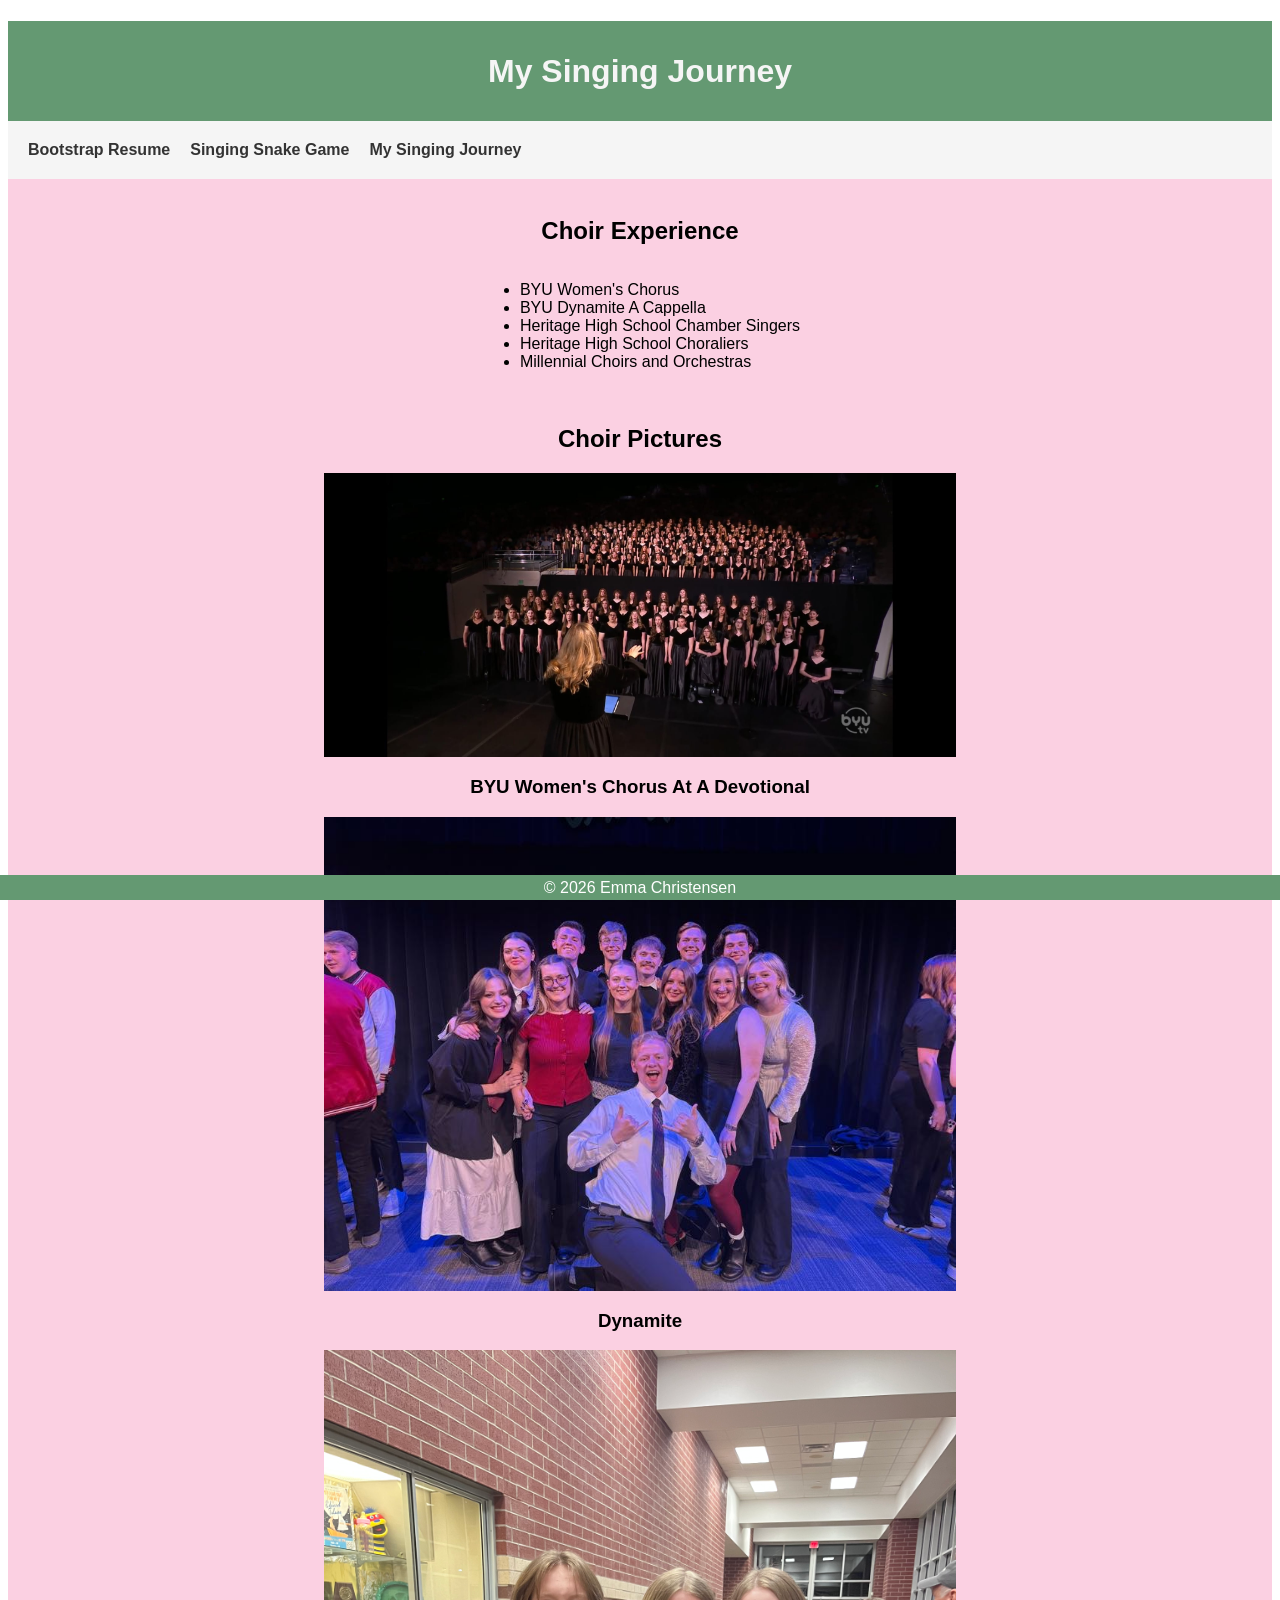
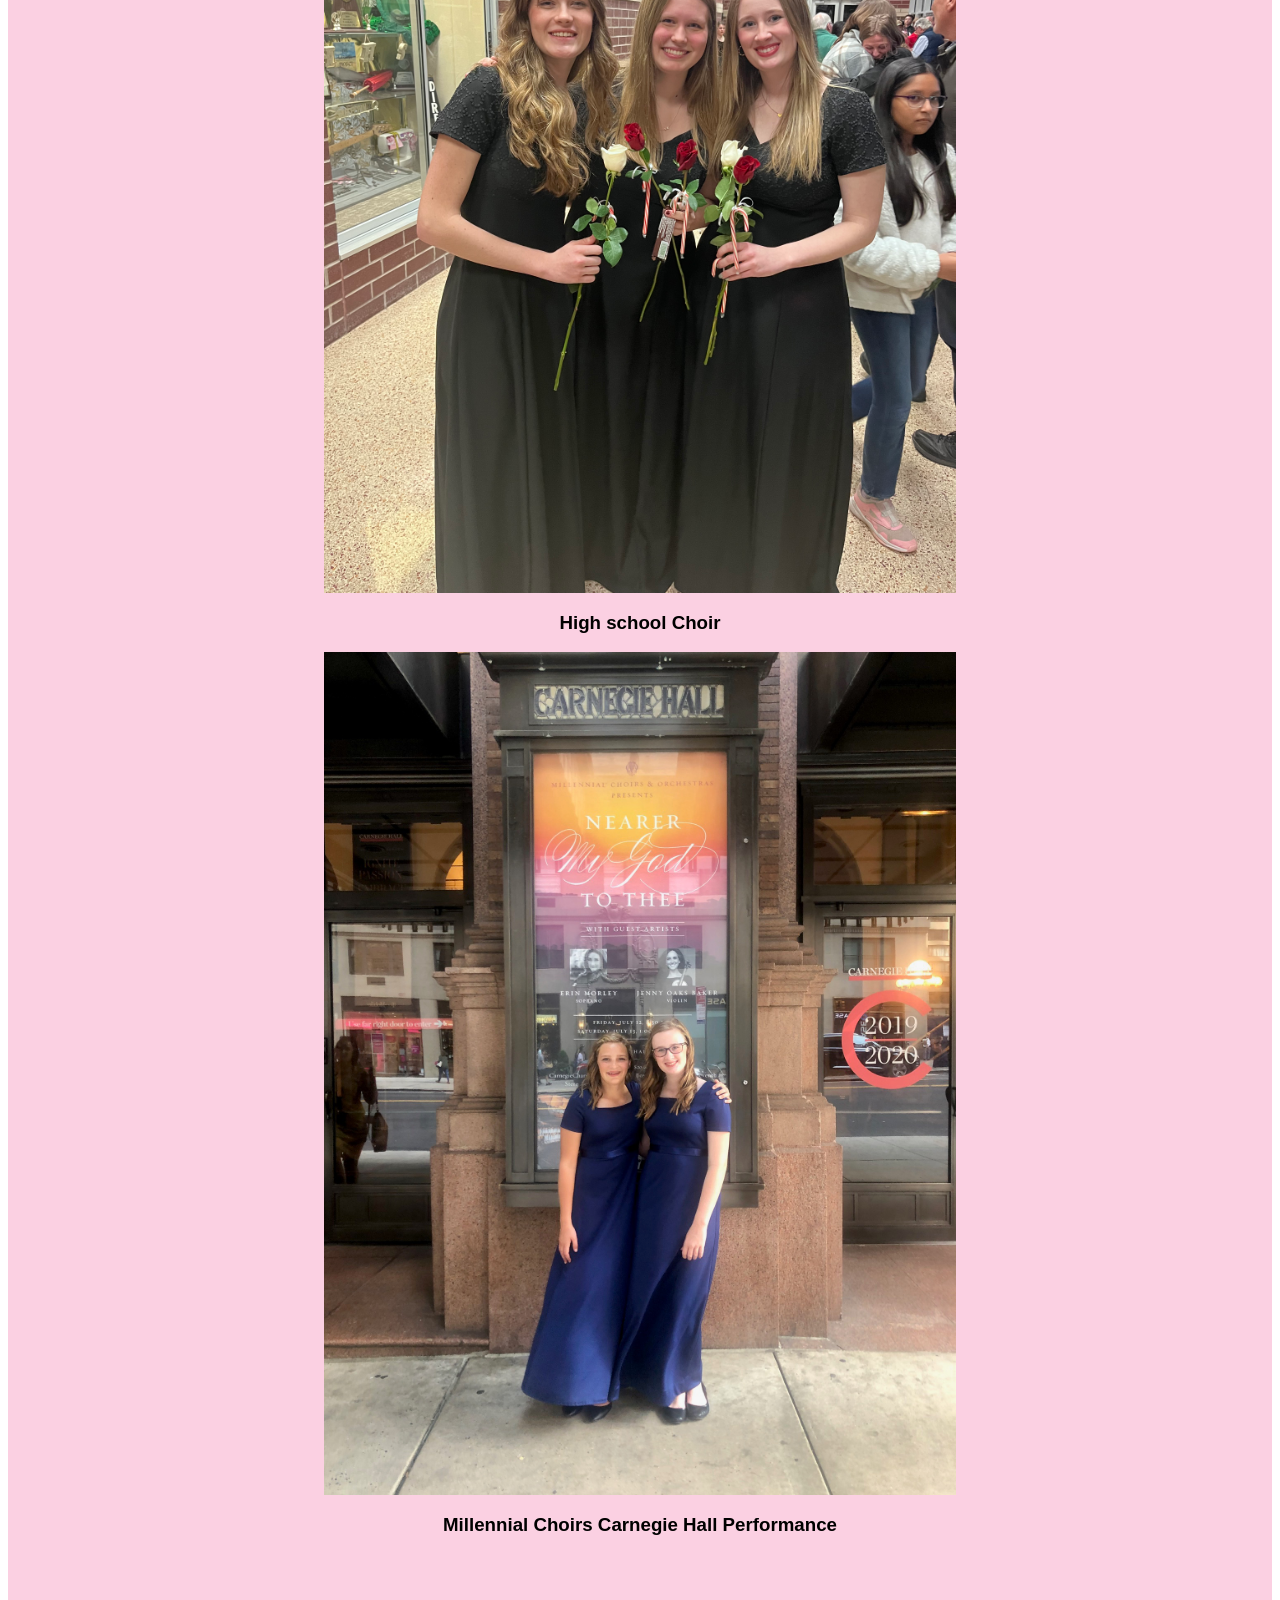
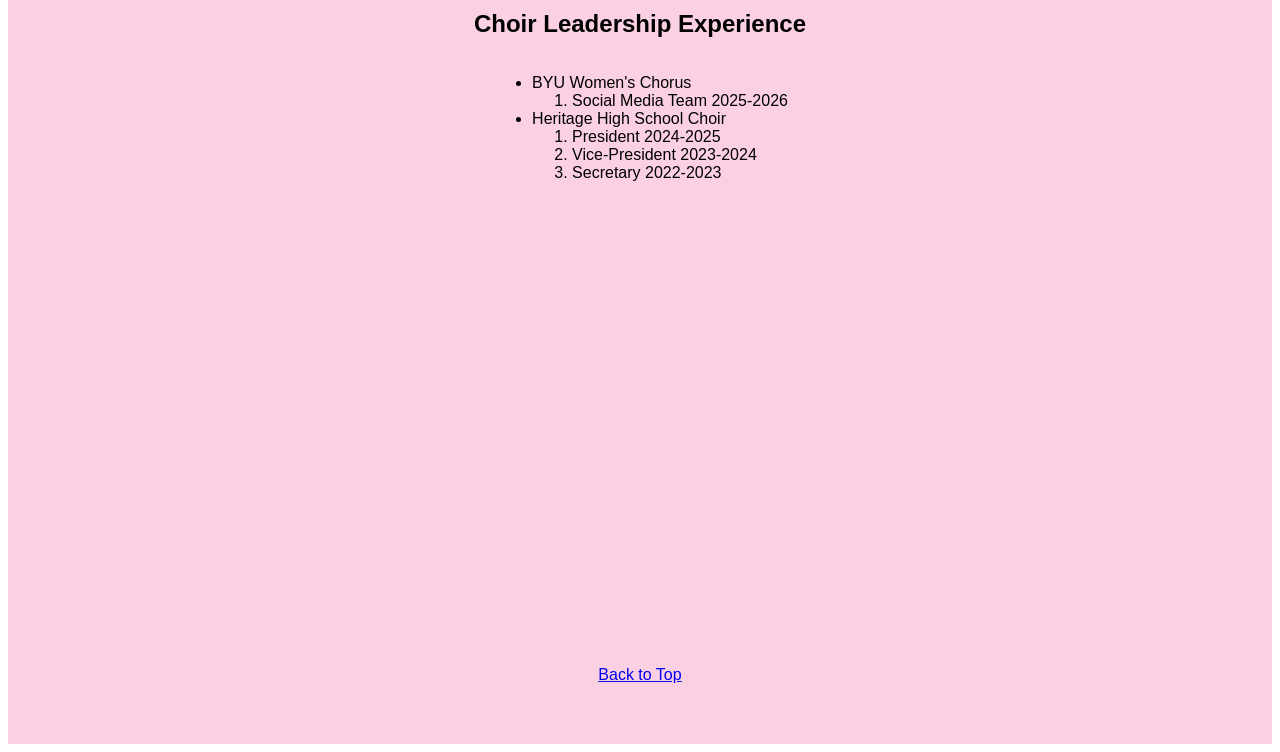
<file: index.html>
<!DOCTYPE html>
<html lang="en">
<head>
    <meta charset="UTF-8">
    <meta name="viewport" content="width=device-width, initial-scale=1.0">
    <title>Document</title>
    <link rel="stylesheet" type="text/css" href="./css/mystyles.css">
</head>
<body>
    
    <div class="common header">
        <h1 id="top">My Singing Journey</h1>
    </div>
   <nav class="common">
        <a href="./resume.html">Bootstrap Resume</a>
        <a href="./AI.html">Singing Snake Game</a>
        <a href="./index.html">My Singing Journey</a>
    </nav>
    <div class="common mainbody">
        <br>
        <h2>Choir Experience</h2>
        <div class="list-container">
            <ul>
                <li>BYU Women's Chorus</li>
                <li>BYU Dynamite A Cappella</li>
                <li>Heritage High School Chamber Singers</li>
                <li>Heritage High School Choraliers</li>
                <li>Millennial Choirs and Orchestras</li>
            </ul>
        </div>
        <br>
        <br>
        <h2>Choir Pictures</h2>
        <img src="./assets/BYU WC Group.JPG">
        <h3>BYU Women's Chorus At A Devotional</h3>
        <img src="./assets/Dyanmite.jpg">
        <h3>Dynamite</h3>
         <img src="./assets/HS Choir.jpeg">
        <h3>High school Choir</h3>
        <img src="./assets/Carnige Hall.JPG">
        <h3>Millennial Choirs Carnegie Hall Performance</h3>
        <br>
        <br>
        <h2>Choir Leadership Experience</h2>
        <div class="list-container">   
            <ul>
                <li>BYU Women's Chorus
                    <ol>
                        <li>Social Media Team 2025-2026</li>
                    </ol>
                </li>
                <li>Heritage High School Choir
                    <ol>
                        <li>President 2024-2025</li>
                        <li>Vice-President 2023-2024</li>
                        <li>Secretary 2022-2023</li>
                    </ol>
                </li>
                </ul>
        </div>
       <br>
       <br>
<iframe 
    style="width: 50%; aspect-ratio: 16 / 9; display: block; margin: 20px auto;" 
    src="https://www.youtube.com/embed/ZxDqQTTa-aM?si=veze8wO-OIGmxHr3" 
    title="YouTube video player" 
    frameborder="0" 
    allow="accelerometer; autoplay; clipboard-write; encrypted-media; gyroscope; picture-in-picture; web-share" 
    allowfullscreen>
</iframe>
<div class='tableauPlaceholder' id='viz1776376285833' style='position: relative'><noscript><a href='#'><img alt='Main ' src='https:&#47;&#47;public.tableau.com&#47;static&#47;images&#47;To&#47;TopSpotifyArtistsandSongs0310&#47;Main&#47;1_rss.png' style='border: none' /></a></noscript><object class='tableauViz'  style='display:none;'><param name='host_url' value='https%3A%2F%2Fpublic.tableau.com%2F' /> <param name='embed_code_version' value='3' /> <param name='site_root' value='' /><param name='name' value='TopSpotifyArtistsandSongs0310&#47;Main' /><param name='tabs' value='no' /><param name='toolbar' value='yes' /><param name='static_image' value='https:&#47;&#47;public.tableau.com&#47;static&#47;images&#47;To&#47;TopSpotifyArtistsandSongs0310&#47;Main&#47;1.png' /> <param name='animate_transition' value='yes' /><param name='display_static_image' value='yes' /><param name='display_spinner' value='yes' /><param name='display_overlay' value='yes' /><param name='display_count' value='yes' /><param name='language' value='en-US' /></object></div>                <script type='text/javascript'>                    var divElement = document.getElementById('viz1776376285833');                    var vizElement = divElement.getElementsByTagName('object')[0];                    if ( divElement.offsetWidth > 800 ) { vizElement.style.width='1200px';vizElement.style.height='827px';} else if ( divElement.offsetWidth > 500 ) { vizElement.style.width='1200px';vizElement.style.height='827px';} else { vizElement.style.width='100%';vizElement.style.height='1177px';}                     var scriptElement = document.createElement('script');                    scriptElement.src = 'https://public.tableau.com/javascripts/api/viz_v1.js';                    vizElement.parentNode.insertBefore(scriptElement, vizElement);                </script>
<br><br><br>
<a href="#top">Back to Top</a>
    </div>
    <div class="common footer">
        &copy; 2026 Emma Christensen
    </div>
</body>
</html>
</file>
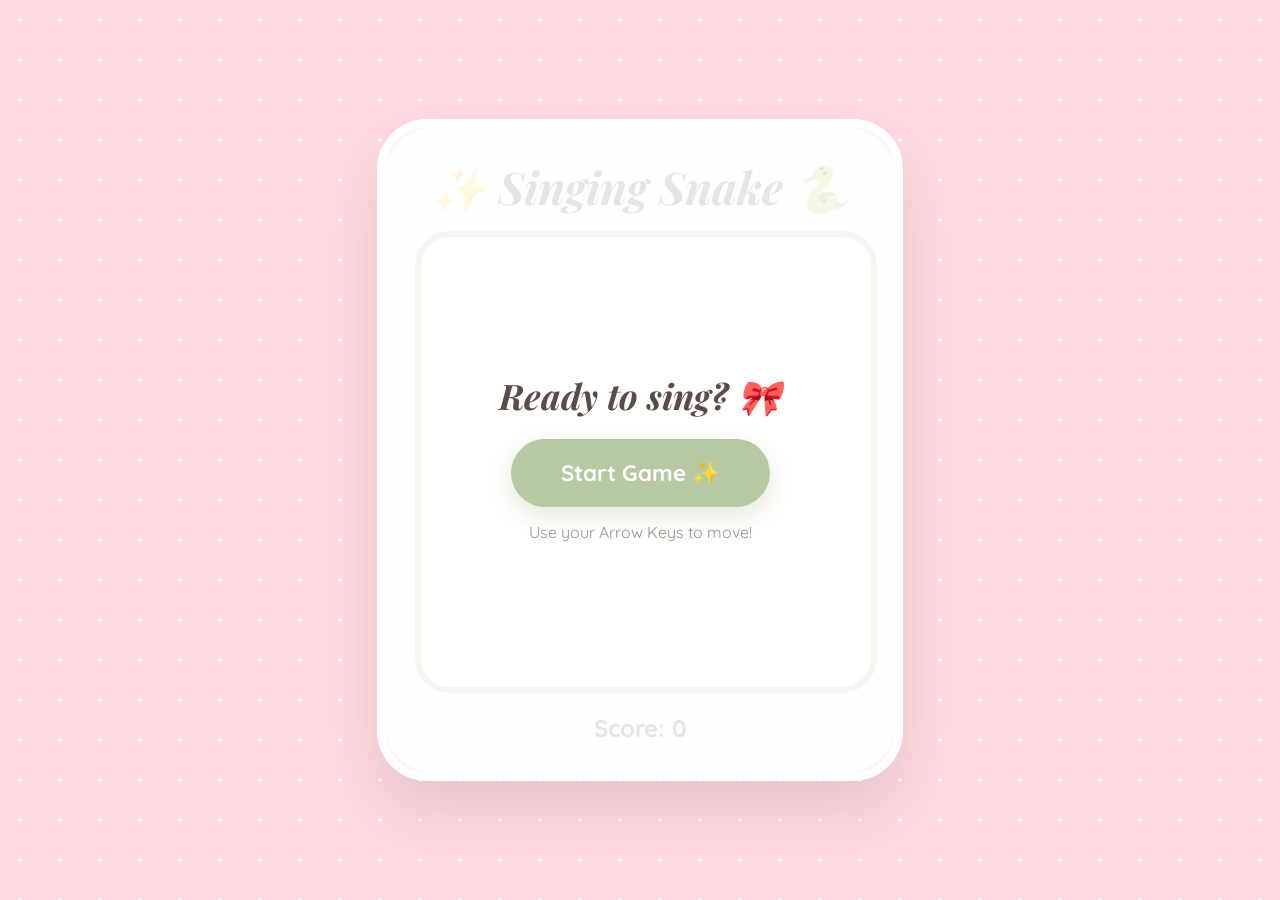
<file: AI.html>
<!DOCTYPE html>
<html lang="en">
<head>
    <meta charset="UTF-8">
    <meta name="viewport" content="width=device-width, initial-scale=1.0">
    <title>🐍 Singing Snake 🎵</title>
    <link href="https://fonts.googleapis.com/css2?family=Quicksand:wght@400;700&family=Playfair+Display:italic,wght@700&display=swap" rel="stylesheet">
    <style>
        :root {
            --pink: #ffdae0;
            --dark-pink: #ff85a1;
            --cream: #fffdf9;
            --sage: #b7c9a2;
            --lavender: #e2d1f9;
            --blue: #a2d2ff;
            --text: #5c4a4a;
        }
body {
    margin: 0;
    background-color: var(--pink);
    background-image: radial-gradient(var(--cream) 2px, transparent 2px);
    background-size: 40px 40px; 
    font-family: 'Quicksand', sans-serif;
    color: var(--text);
    display: flex;
    flex-direction: column;
    align-items: center;
    justify-content: center;
    min-height: 100vh;
    /* Delete the overflow: hidden; line that was here! */
}

        #game-container {
    position: relative;
    background: rgba(255, 255, 255, 0.7);
    backdrop-filter: blur(15px);
    padding: 30px;
    border-radius: 50px;
    border: 8px solid white;
    box-shadow: 0 30px 60px rgba(0,0,0,0.1);
    text-align: center;
    width: 90%;
    max-width: 450px; /* Change this from 650px to 450px */
}

        h1 {
            font-family: 'Playfair Display', serif;
            font-style: italic;
            margin: 0 0 15px 0;
            font-size: 2.8rem;
            color: var(--text);
        }

        #game-canvas {
            background-color: var(--cream);
            border-radius: 35px;
            border: 6px solid var(--sage);
            display: block;
            margin: 0 auto;
            width: 100%;
            height: auto;
            max-width: 600px;
        }

        .stats {
            margin-top: 20px;
            font-weight: 700;
            font-size: 1.5rem;
        }

        #overlay {
            position: absolute;
            top: 0; left: 0; width: 100%; height: 100%;
            background: rgba(255, 255, 255, 0.85);
            display: flex;
            flex-direction: column;
            align-items: center;
            justify-content: center;
            border-radius: 50px;
            z-index: 10;
        }

        button {
            background: var(--sage);
            color: white;
            border: none;
            padding: 20px 50px;
            border-radius: 60px;
            font-family: 'Quicksand', sans-serif;
            font-weight: bold;
            font-size: 1.4rem;
            cursor: pointer;
            box-shadow: 0 8px 25px rgba(183, 201, 162, 0.4);
            transition: all 0.3s ease;
        }

        button:hover {
            transform: scale(1.05) translateY(-3px);
            background: var(--dark-pink);
            box-shadow: 0 10px 30px rgba(255, 133, 161, 0.4);
        }

        .hint {
            margin-top: 15px;
            font-size: 1rem;
            opacity: 0.6;
        }
    </style>
</head>
<body>

    <div id="game-container">
        <h1>✨ Singing Snake 🐍</h1>
        <canvas id="game-canvas" width="600" height="600"></canvas>
        <div class="stats">Score: <span id="score">0</span></div>
        <div id="overlay">
            <h2 style="font-family: 'Playfair Display'; font-size: 2.2rem; font-style: italic; margin-bottom: 20px;">Ready to sing? 🎀</h2>
            <button id="start-btn">Start Game ✨</button>
            <p class="hint">Use your Arrow Keys to move!</p>
        </div>
    </div>

    <script>
        const canvas = document.getElementById('game-canvas');
        const ctx = canvas.getContext('2d');
        const scoreEl = document.getElementById('score');
        const overlay = document.getElementById('overlay');
        const startBtn = document.getElementById('start-btn');

        const gridSize = 30; 
        const tileCount = 20;

        let score = 0;
        let dx = 1;
        let dy = 0;
        let snake = [];
        let food = {x: 5, y: 5, icon: '🎵'};
        let gameActive = false;
        let gameLoopTimeout;
        
        // Removed the white segment so it pops!
        const pearlColors = ['#b7c9a2', '#ffdae0', '#e2d1f9', '#a2d2ff']; 
        const notes = ['🎵', '🎶', '🎼', '✨', '🌸', '🍭'];

        let audioCtx;
        function initAudio() {
            if (!audioCtx) audioCtx = new (window.AudioContext || window.webkitAudioContext)();
        }

        function playChime() {
            if (!audioCtx) return;
            const osc = audioCtx.createOscillator();
            const gain = audioCtx.createGain();
            osc.type = 'sine';
            osc.frequency.setValueAtTime(440 + (score * 20), audioCtx.currentTime);
            gain.gain.setValueAtTime(0.1, audioCtx.currentTime);
            gain.gain.exponentialRampToValueAtTime(0.01, audioCtx.currentTime + 0.4);
            osc.connect(gain);
            gain.connect(audioCtx.destination);
            osc.start();
            osc.stop(audioCtx.currentTime + 0.4);
        }

        function drawGame() {
            if (!gameActive) return;

            const head = {x: snake[0].x + dx, y: snake[0].y + dy};
            
            if (head.x < 0 || head.x >= tileCount || head.y < 0 || head.y >= tileCount ||
                snake.some(part => part.x === head.x && part.y === head.y)) {
                return endGame();
            }

            snake.unshift(head);

            if (head.x === food.x && head.y === food.y) {
                score++;
                scoreEl.innerText = score;
                playChime();
                food = {
                    x: Math.floor(Math.random() * tileCount),
                    y: Math.floor(Math.random() * tileCount),
                    icon: notes[Math.floor(Math.random() * notes.length)]
                };
            } else {
                snake.pop();
            }

            ctx.fillStyle = '#fffdf9';
            ctx.fillRect(0, 0, canvas.width, canvas.height);

            // Subtle lines
            ctx.strokeStyle = '#f4f0e6';
            ctx.lineWidth = 2;
            for(let i=0; i<canvas.height; i+=gridSize*2) {
                ctx.beginPath(); ctx.moveTo(0, i); ctx.lineTo(canvas.width, i); ctx.stroke();
            }

            // Food
            ctx.font = '28px Arial';
            ctx.textAlign = 'center';
            ctx.fillText(food.icon, food.x * gridSize + gridSize/2, food.y * gridSize + gridSize/1.2);

            // Snake
            snake.forEach((part, index) => {
                ctx.fillStyle = pearlColors[index % pearlColors.length];
                ctx.beginPath();
                ctx.arc(part.x * gridSize + gridSize/2, part.y * gridSize + gridSize/2, gridSize/2 - 2, 0, Math.PI * 2);
                ctx.fill();
                // Pearl shine
                ctx.fillStyle = 'rgba(255,255,255,0.4)';
                ctx.beginPath();
                ctx.arc(part.x * gridSize + gridSize/3, part.y * gridSize + gridSize/3, 4, 0, Math.PI * 2);
                ctx.fill();
            });

            gameLoopTimeout = setTimeout(drawGame, 130);
        }

        function startGame() {
            initAudio();
            if (audioCtx.state === 'suspended') audioCtx.resume();
            clearTimeout(gameLoopTimeout);
            score = 0;
            scoreEl.innerText = score;
            dx = 1; dy = 0;
            snake = [{x: 10, y: 10}, {x: 9, y: 10}, {x: 8, y: 10}];
            gameActive = true;
            overlay.style.display = 'none';
            drawGame();
        }

        function endGame() {
            gameActive = false;
            overlay.style.display = 'flex';
            overlay.querySelector('h2').innerText = "Vocal Break! ☕";
            overlay.querySelector('button').innerText = "Sing Again 🎀";
        }

        window.addEventListener('keydown', (e) => {
            if (!gameActive) return;
            switch(e.key) {
                case 'ArrowUp':    if(dy !== 1)  { dx = 0; dy = -1; } break;
                case 'ArrowDown':  if(dy !== -1) { dx = 0; dy = 1;  } break;
                case 'ArrowLeft':  if(dx !== 1)  { dx = -1; dy = 0; } break;
                case 'ArrowRight': if(dx !== -1) { dx = 1; dy = 0;  } break;
            }
        });

        startBtn.addEventListener('click', startGame);
    </script>
</body>
</html>
</file>
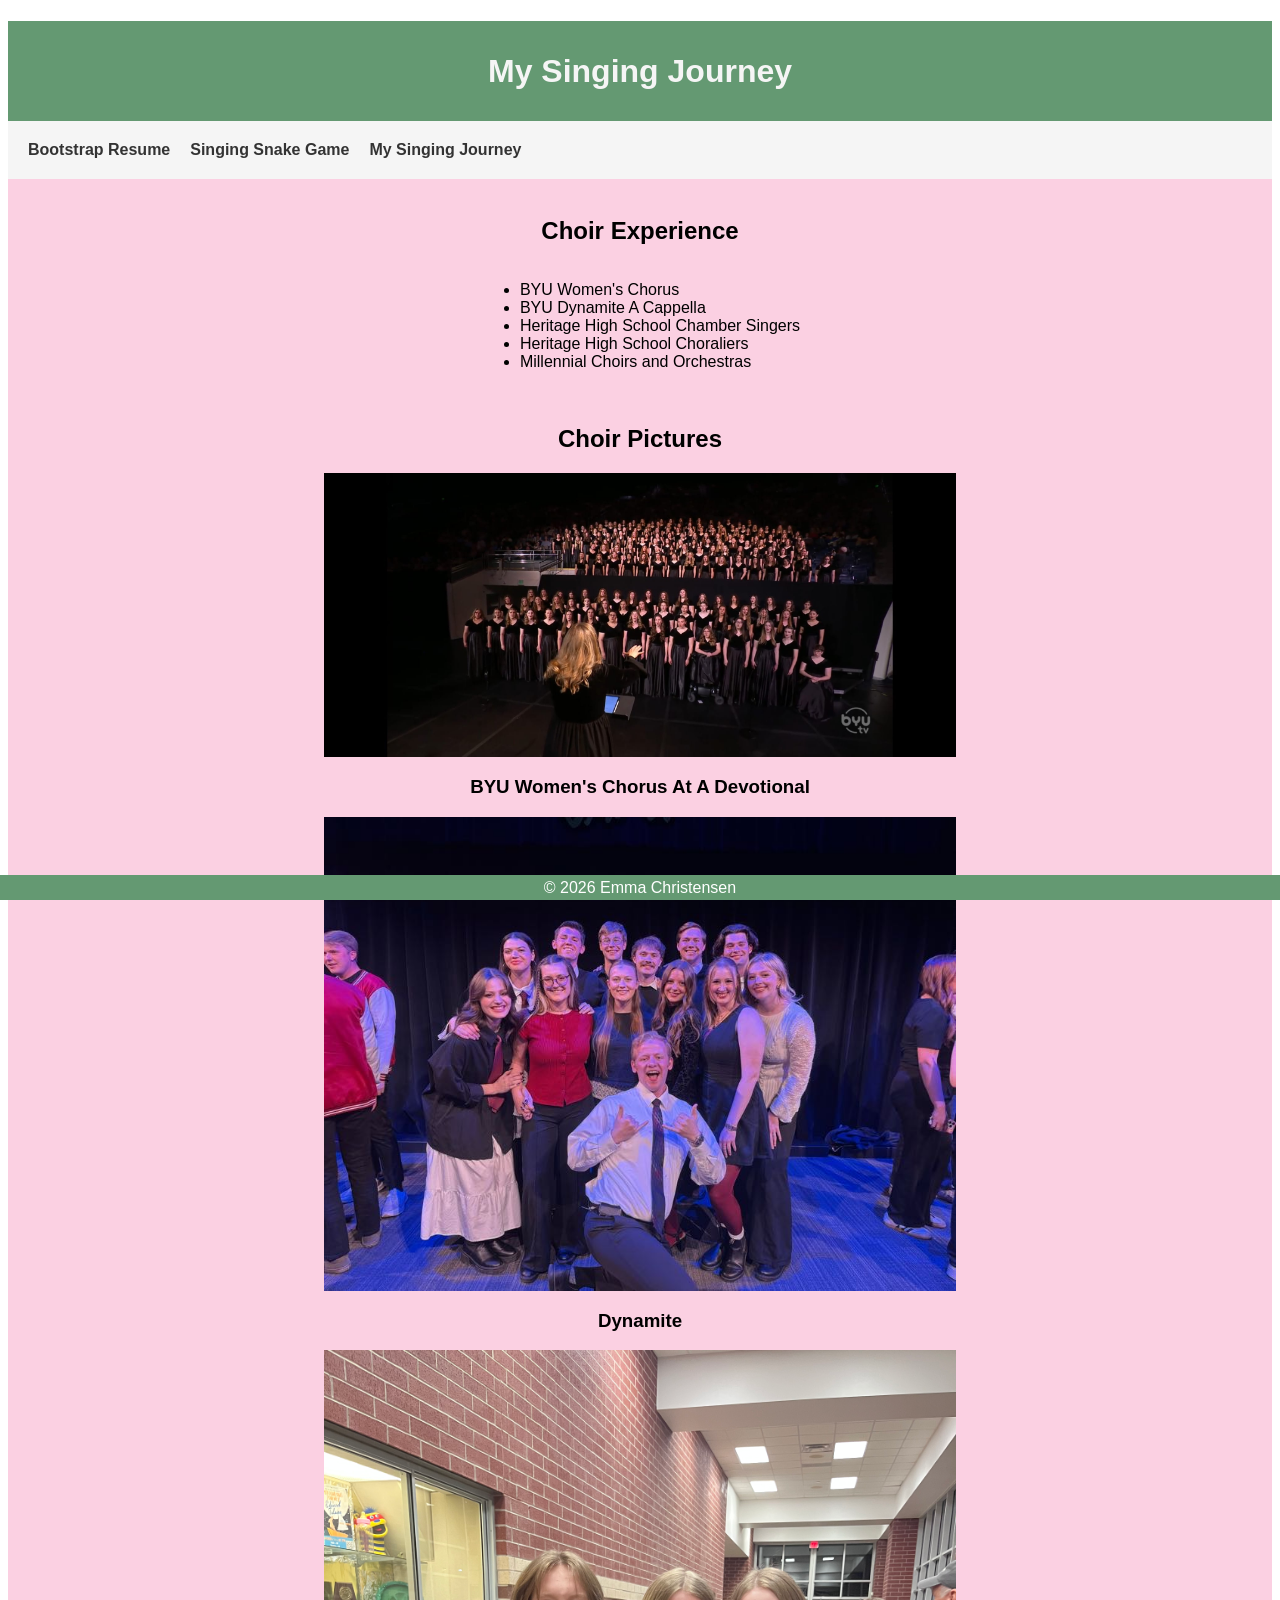
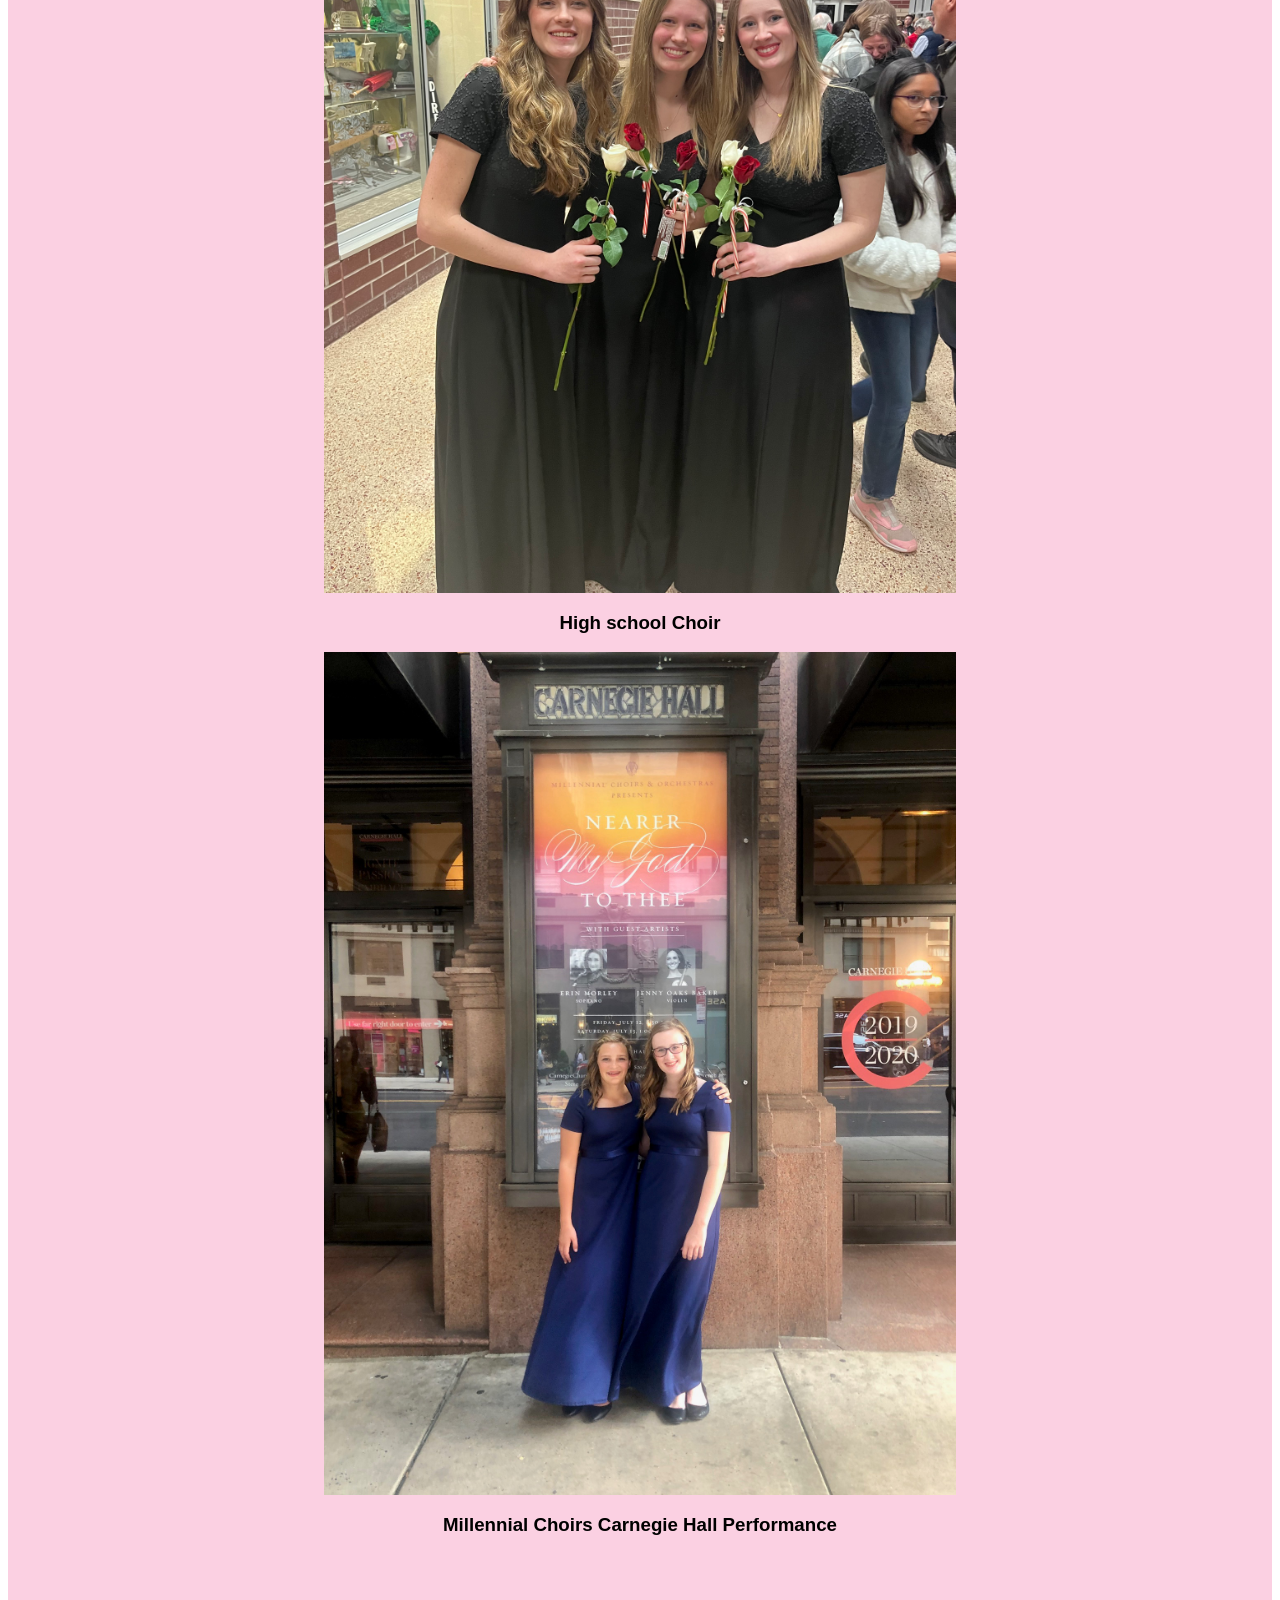
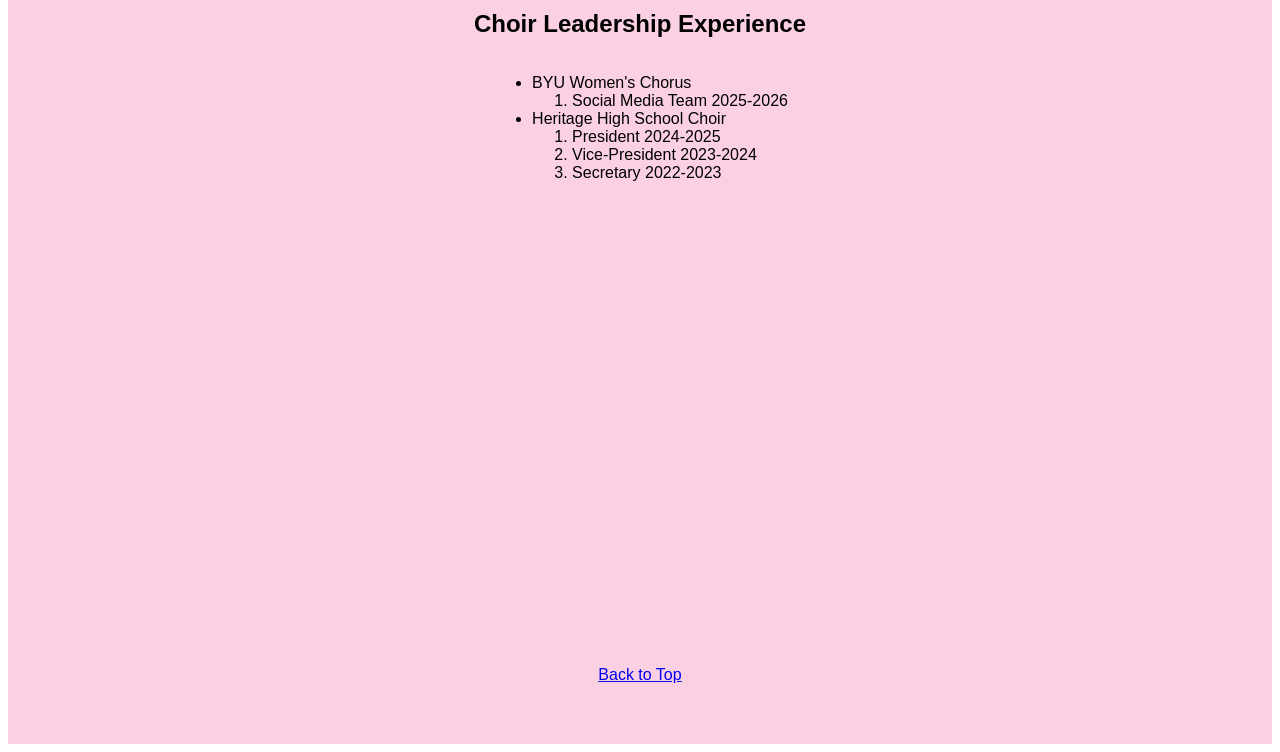
<file: fromscratch.html>
<!DOCTYPE html>
<html lang="en">
<head>
    <meta charset="UTF-8">
    <meta name="viewport" content="width=device-width, initial-scale=1.0">
    <title>Document</title>
    <link rel="stylesheet" type="text/css" href="./css/mystyles.css">
</head>
<body>
    
    <div class="common header">
        <h1 id="top">My Singing Journey</h1>
    </div>
    <nav class="common">
        <a href="./index.html">Bootstrap Resume</a>
        <a href="./AI.html">Singing Snake Game</a>
        <a href="#">My Singing Journey</a>
    </nav>
    <div class="common mainbody">
        <br>
        <h2>Choir Experience</h2>
        <div class="list-container">
            <ul>
                <li>BYU Women's Chorus</li>
                <li>BYU Dynamite A Cappella</li>
                <li>Heritage High School Chamber Singers</li>
                <li>Heritage High School Choraliers</li>
                <li>Millennial Choirs and Orchestras</li>
            </ul>
        </div>
        <br>
        <br>
        <h2>Choir Pictures</h2>
        <img src="./assets/BYU WC Group.JPG">
        <h3>BYU Women's Chorus At A Devotional</h3>
        <img src="./assets/Dyanmite.jpg">
        <h3>Dynamite</h3>
         <img src="./assets/HS Choir.jpeg">
        <h3>High school Choir</h3>
        <img src="./assets/Carnige Hall.JPG">
        <h3>Millennial Choirs Carnegie Hall Performance</h3>
        <br>
        <br>
        <h2>Choir Leadership Experience</h2>
        <div class="list-container">   
            <ul>
                <li>BYU Women's Chorus
                    <ol>
                        <li>Social Media Team 2025-2026</li>
                    </ol>
                </li>
                <li>Heritage High School Choir
                    <ol>
                        <li>President 2024-2025</li>
                        <li>Vice-President 2023-2024</li>
                        <li>Secretary 2022-2023</li>
                    </ol>
                </li>
                </ul>
        </div>
       <br>
       <br>
<iframe 
    style="width: 50%; aspect-ratio: 16 / 9; display: block; margin: 20px auto;" 
    src="https://www.youtube.com/embed/ZxDqQTTa-aM?si=veze8wO-OIGmxHr3" 
    title="YouTube video player" 
    frameborder="0" 
    allow="accelerometer; autoplay; clipboard-write; encrypted-media; gyroscope; picture-in-picture; web-share" 
    allowfullscreen>
</iframe>
<div class='tableauPlaceholder' id='viz1776376285833' style='position: relative'><noscript><a href='#'><img alt='Main ' src='https:&#47;&#47;public.tableau.com&#47;static&#47;images&#47;To&#47;TopSpotifyArtistsandSongs0310&#47;Main&#47;1_rss.png' style='border: none' /></a></noscript><object class='tableauViz'  style='display:none;'><param name='host_url' value='https%3A%2F%2Fpublic.tableau.com%2F' /> <param name='embed_code_version' value='3' /> <param name='site_root' value='' /><param name='name' value='TopSpotifyArtistsandSongs0310&#47;Main' /><param name='tabs' value='no' /><param name='toolbar' value='yes' /><param name='static_image' value='https:&#47;&#47;public.tableau.com&#47;static&#47;images&#47;To&#47;TopSpotifyArtistsandSongs0310&#47;Main&#47;1.png' /> <param name='animate_transition' value='yes' /><param name='display_static_image' value='yes' /><param name='display_spinner' value='yes' /><param name='display_overlay' value='yes' /><param name='display_count' value='yes' /><param name='language' value='en-US' /></object></div>                <script type='text/javascript'>                    var divElement = document.getElementById('viz1776376285833');                    var vizElement = divElement.getElementsByTagName('object')[0];                    if ( divElement.offsetWidth > 800 ) { vizElement.style.width='1200px';vizElement.style.height='827px';} else if ( divElement.offsetWidth > 500 ) { vizElement.style.width='1200px';vizElement.style.height='827px';} else { vizElement.style.width='100%';vizElement.style.height='1177px';}                     var scriptElement = document.createElement('script');                    scriptElement.src = 'https://public.tableau.com/javascripts/api/viz_v1.js';                    vizElement.parentNode.insertBefore(scriptElement, vizElement);                </script>
<br><br><br>
<a href="#top">Back to Top</a>
    </div>
    <div class="common footer">
        &copy; 2026 Emma Christensen
    </div>
</body>
</html>
</file>
<file: css/mystyles.css>
.header{
    background-color: rgb(100, 153, 114);
    color: whitesmoke;
    height: 100px;
    line-height: 100px;
}
.mainbody{
    background-color: rgb(251, 208, 226);
    text-align: center;
    padding-bottom: 60px;
}

img{
    display: block;
    width: 50%;
    margin-left: auto;
    margin-right: auto;
}
.footer{
    background-color: rgb(100, 153, 114);
    color: white;
    height: 25px;
    line-height: 25px;
    position: fixed;
    bottom: 0px;
    right: 0px;
    left: 0px;
}

.common{
    text-align: center;
    font-family: Arial, Helvetica, sans-serif;
}

nav{
    background-color: whitesmoke;
    padding: 10px;
    overflow: hidden;
}

nav a{
    color: #333;
    padding: 10px;
    text-decoration: none;
    font-size: 16px;
    font-weight: bold;
    float: left;
}

nav a:hover{
    background-color: #ccc;
}

.list-container {
    display: inline-block;
    text-align: left;
}

.tableauPlaceholder{
     display: block;
    width: 50%;
    margin-left: auto;
    margin-right: auto;
}
</file>
